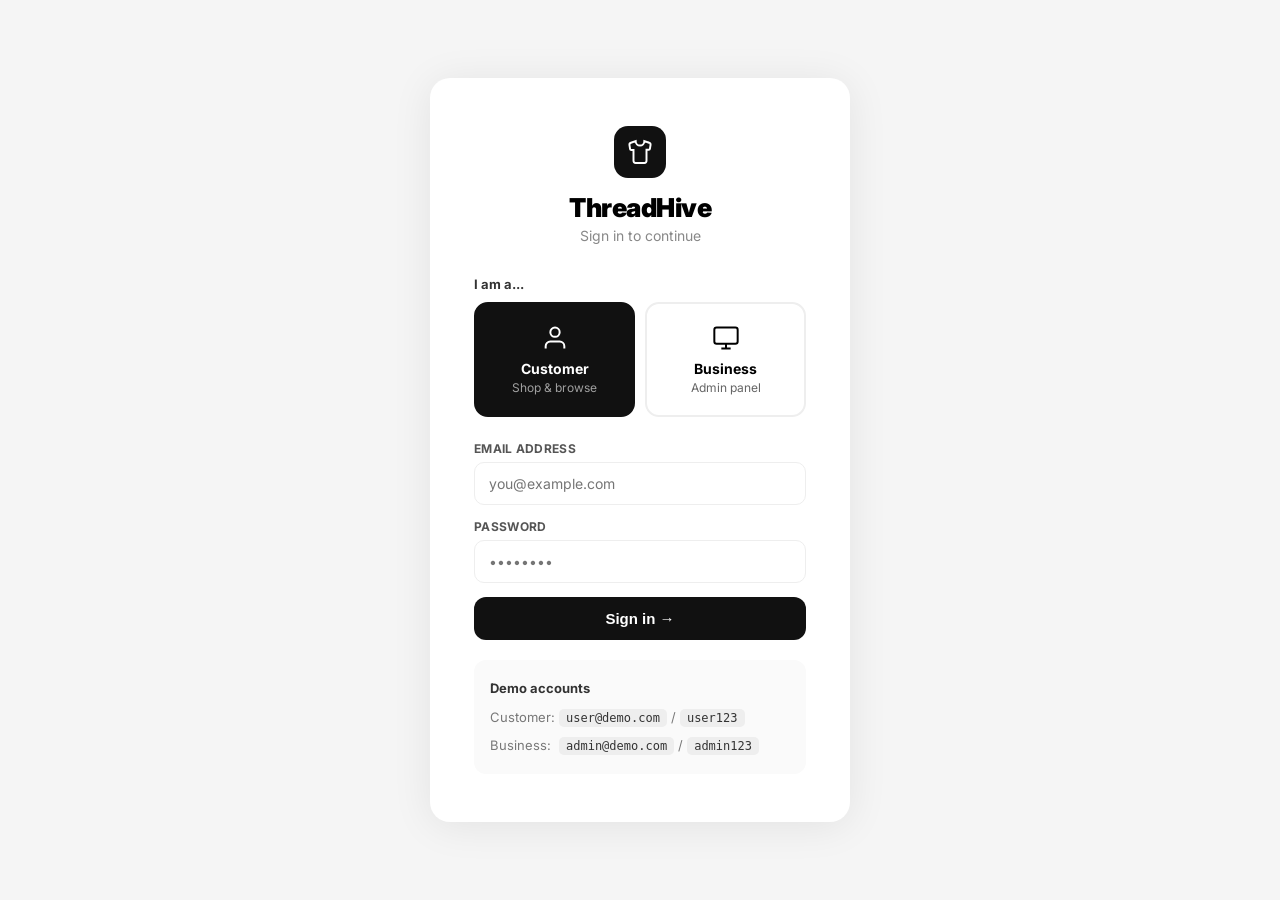
<file: index.html>
<!DOCTYPE html>
<html lang="en">
<head>
<meta charset="UTF-8">
<meta name="viewport" content="width=device-width,initial-scale=1">
<title>ThreadHive — Login</title>
<link href="https://fonts.googleapis.com/css2?family=Inter:wght@400;500;600;700;800;900&display=swap" rel="stylesheet">
<style>
*{box-sizing:border-box;margin:0;padding:0}
body{font-family:'Inter',sans-serif;background:#f5f5f5;min-height:100vh;display:flex;align-items:center;justify-content:center}
.wrap{background:#fff;border-radius:20px;padding:48px 44px;width:100%;max-width:420px;box-shadow:0 4px 40px rgba(0,0,0,.08)}
.brand{text-align:center;margin-bottom:32px}
.brand-logo{width:52px;height:52px;background:#111;border-radius:14px;display:inline-flex;align-items:center;justify-content:center;margin-bottom:14px}
.brand-logo svg{width:26px;height:26px;stroke:#fff;fill:none;stroke-width:1.8}
.brand h1{font-size:26px;font-weight:900;letter-spacing:-.5px}
.brand p{font-size:14px;color:#888;margin-top:4px}
.role-grid{display:grid;grid-template-columns:1fr 1fr;gap:10px;margin-bottom:24px}
.role-card{border:2px solid #eee;border-radius:14px;padding:20px 14px;text-align:center;cursor:pointer;transition:all .2s}
.role-card:hover{border-color:#888}
.role-card.selected{border-color:#111;background:#111;color:#fff}
.role-card svg{width:28px;height:28px;stroke:currentColor;fill:none;stroke-width:1.7;display:block;margin:0 auto 8px}
.role-card p{font-size:14px;font-weight:700}
.role-card span{font-size:12px;opacity:.6;margin-top:3px;display:block}
.field{margin-bottom:14px}
.field label{display:block;font-size:12px;font-weight:700;color:#555;margin-bottom:6px;letter-spacing:.3px}
.field input{width:100%;padding:12px 14px;border:1.5px solid #eee;border-radius:10px;font-size:14px;font-family:'Inter';outline:none;transition:border .15s}
.field input:focus{border-color:#111}
.err{background:#fff0f0;border:1.5px solid #fecaca;border-radius:10px;padding:10px 14px;font-size:13px;color:#dc2626;font-weight:600;margin-bottom:12px;display:none}
.btn{width:100%;padding:13px;background:#111;color:#fff;border:none;border-radius:12px;font-size:15px;font-weight:800;cursor:pointer;transition:background .15s}
.btn:hover{background:#333}
.demo{margin-top:20px;background:#fafafa;border-radius:12px;padding:14px 16px;font-size:13px;color:#777;line-height:2.2}
.demo strong{color:#333}
code{background:#eee;padding:2px 7px;border-radius:5px;font-family:monospace;font-size:12px;color:#333}
</style>
</head>
<body>
<div class="wrap">
  <div class="brand">
    <div class="brand-logo"><svg viewBox="0 0 24 24"><path d="M20.38 3.46L16 2a4 4 0 01-8 0L3.62 3.46a2 2 0 00-1.34 2.23l.58 3.57a1 1 0 00.99.84H6v10c0 1.1.9 2 2 2h8a2 2 0 002-2V10h2.15a1 1 0 00.99-.84l.58-3.57a2 2 0 00-1.34-2.23z"/></svg></div>
    <h1>ThreadHive</h1>
    <p>Sign in to continue</p>
  </div>
  <p style="font-size:13px;font-weight:700;color:#333;margin-bottom:10px">I am a...</p>
  <div class="role-grid">
    <div class="role-card selected" id="rc-customer" onclick="setRole('customer')">
      <svg viewBox="0 0 24 24"><path d="M20 21v-2a4 4 0 00-4-4H8a4 4 0 00-4 4v2"/><circle cx="12" cy="7" r="4"/></svg>
      <p>Customer</p><span>Shop &amp; browse</span>
    </div>
    <div class="role-card" id="rc-business" onclick="setRole('business')">
      <svg viewBox="0 0 24 24"><rect x="2" y="3" width="20" height="14" rx="2"/><path d="M8 21h8M12 17v4"/></svg>
      <p>Business</p><span>Admin panel</span>
    </div>
  </div>
  <div class="field"><label>EMAIL ADDRESS</label><input id="email" type="email" placeholder="you@example.com" onkeydown="if(event.key==='Enter')login()"/></div>
  <div class="field"><label>PASSWORD</label><input id="pass" type="password" placeholder="••••••••" onkeydown="if(event.key==='Enter')login()"/></div>
  <div class="err" id="err">⚠ Invalid email or password.</div>
  <button class="btn" onclick="login()">Sign in →</button>
  <div class="demo">
    <strong>Demo accounts</strong><br>
    Customer: <code>user@demo.com</code> / <code>user123</code><br>
    Business:&nbsp; <code>admin@demo.com</code> / <code>admin123</code>
  </div>
</div>
<script>
let role='customer';
const accounts={'user@demo.com':{pass:'user123',role:'customer'},'admin@demo.com':{pass:'admin123',role:'business'}};
function setRole(r){
  role=r;
  document.getElementById('rc-customer').className='role-card'+(r==='customer'?' selected':'');
  document.getElementById('rc-business').className='role-card'+(r==='business'?' selected':'');
}
function login(){
  const email=document.getElementById('email').value.trim().toLowerCase();
  const pass=document.getElementById('pass').value;
  const err=document.getElementById('err');
  const acc=accounts[email];
  if(!acc||acc.pass!==pass){err.style.display='block';return;}
  if(acc.role!==role){err.innerHTML='⚠ Wrong role selected for this account.';err.style.display='block';return;}
  err.style.display='none';
  window.location.href=acc.role==='business'?'business.html':'home.html';
}
</script>
</body>
</html>
</file>
